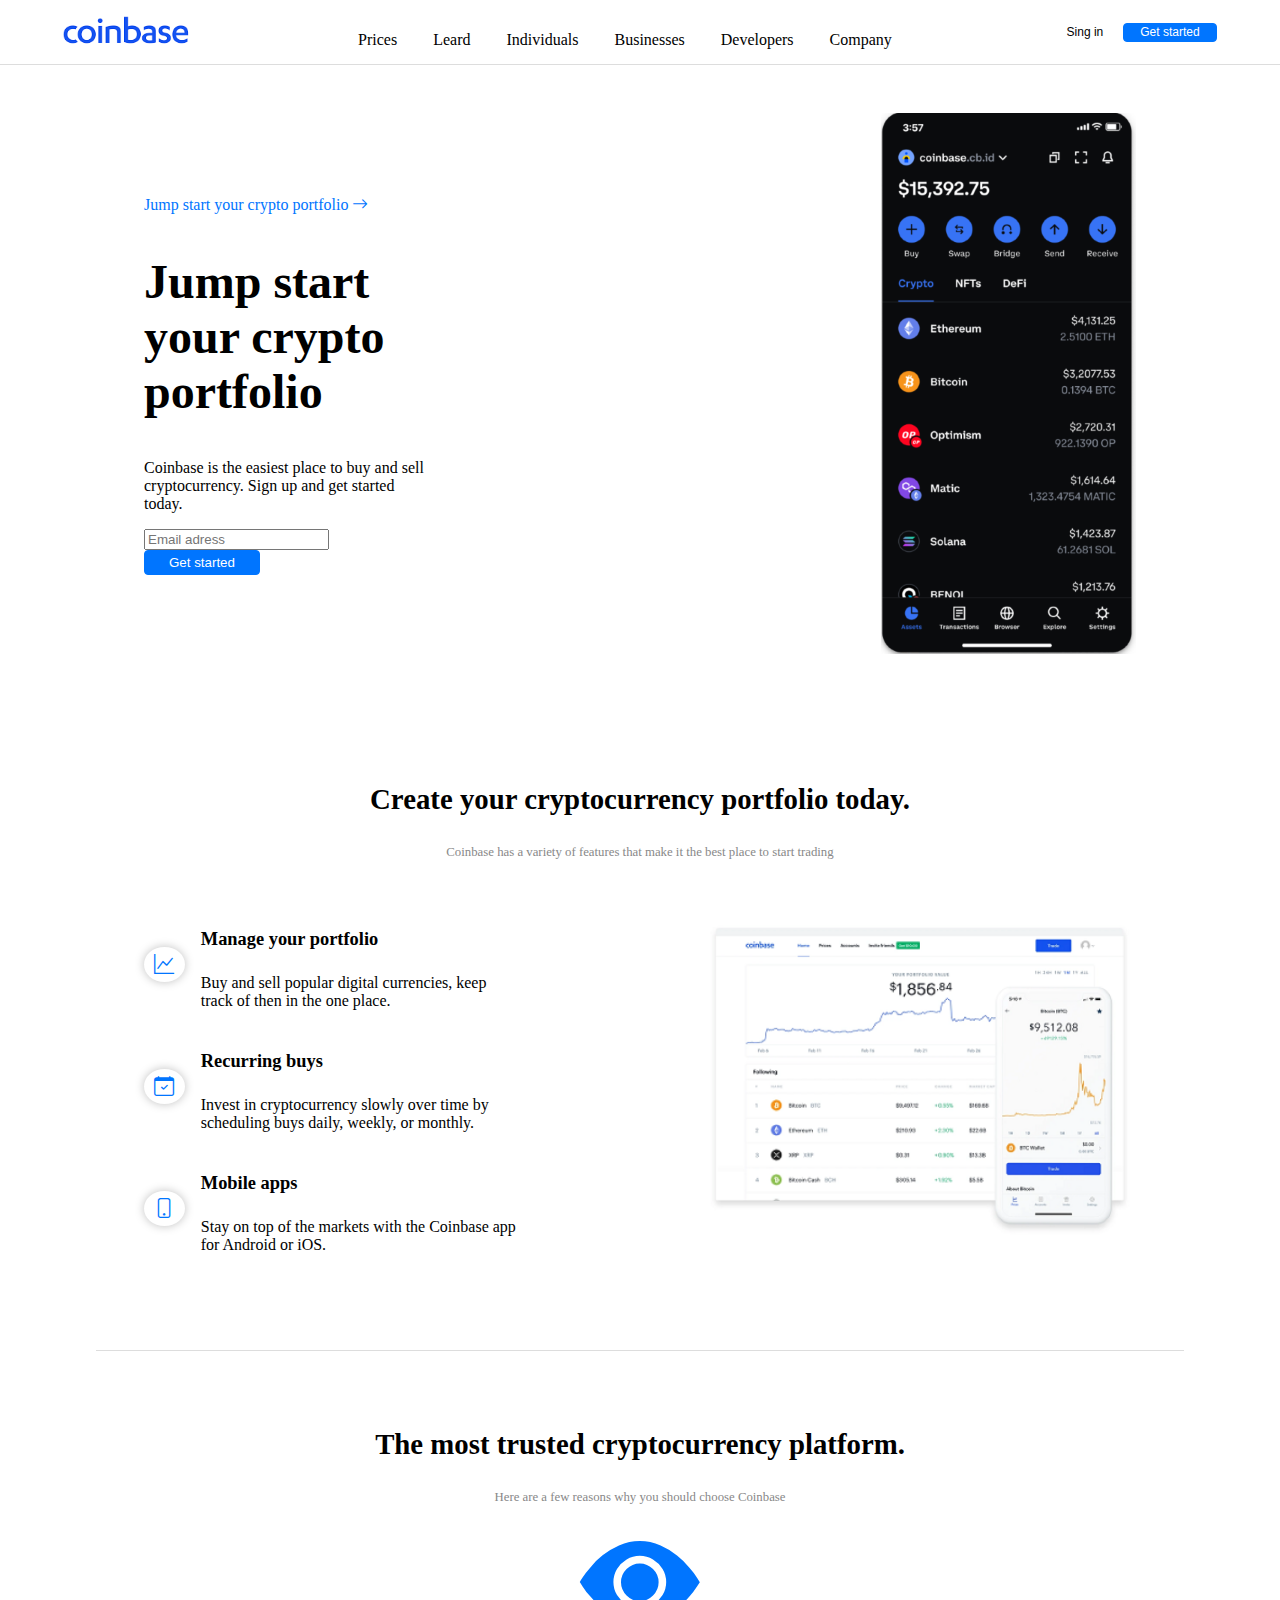
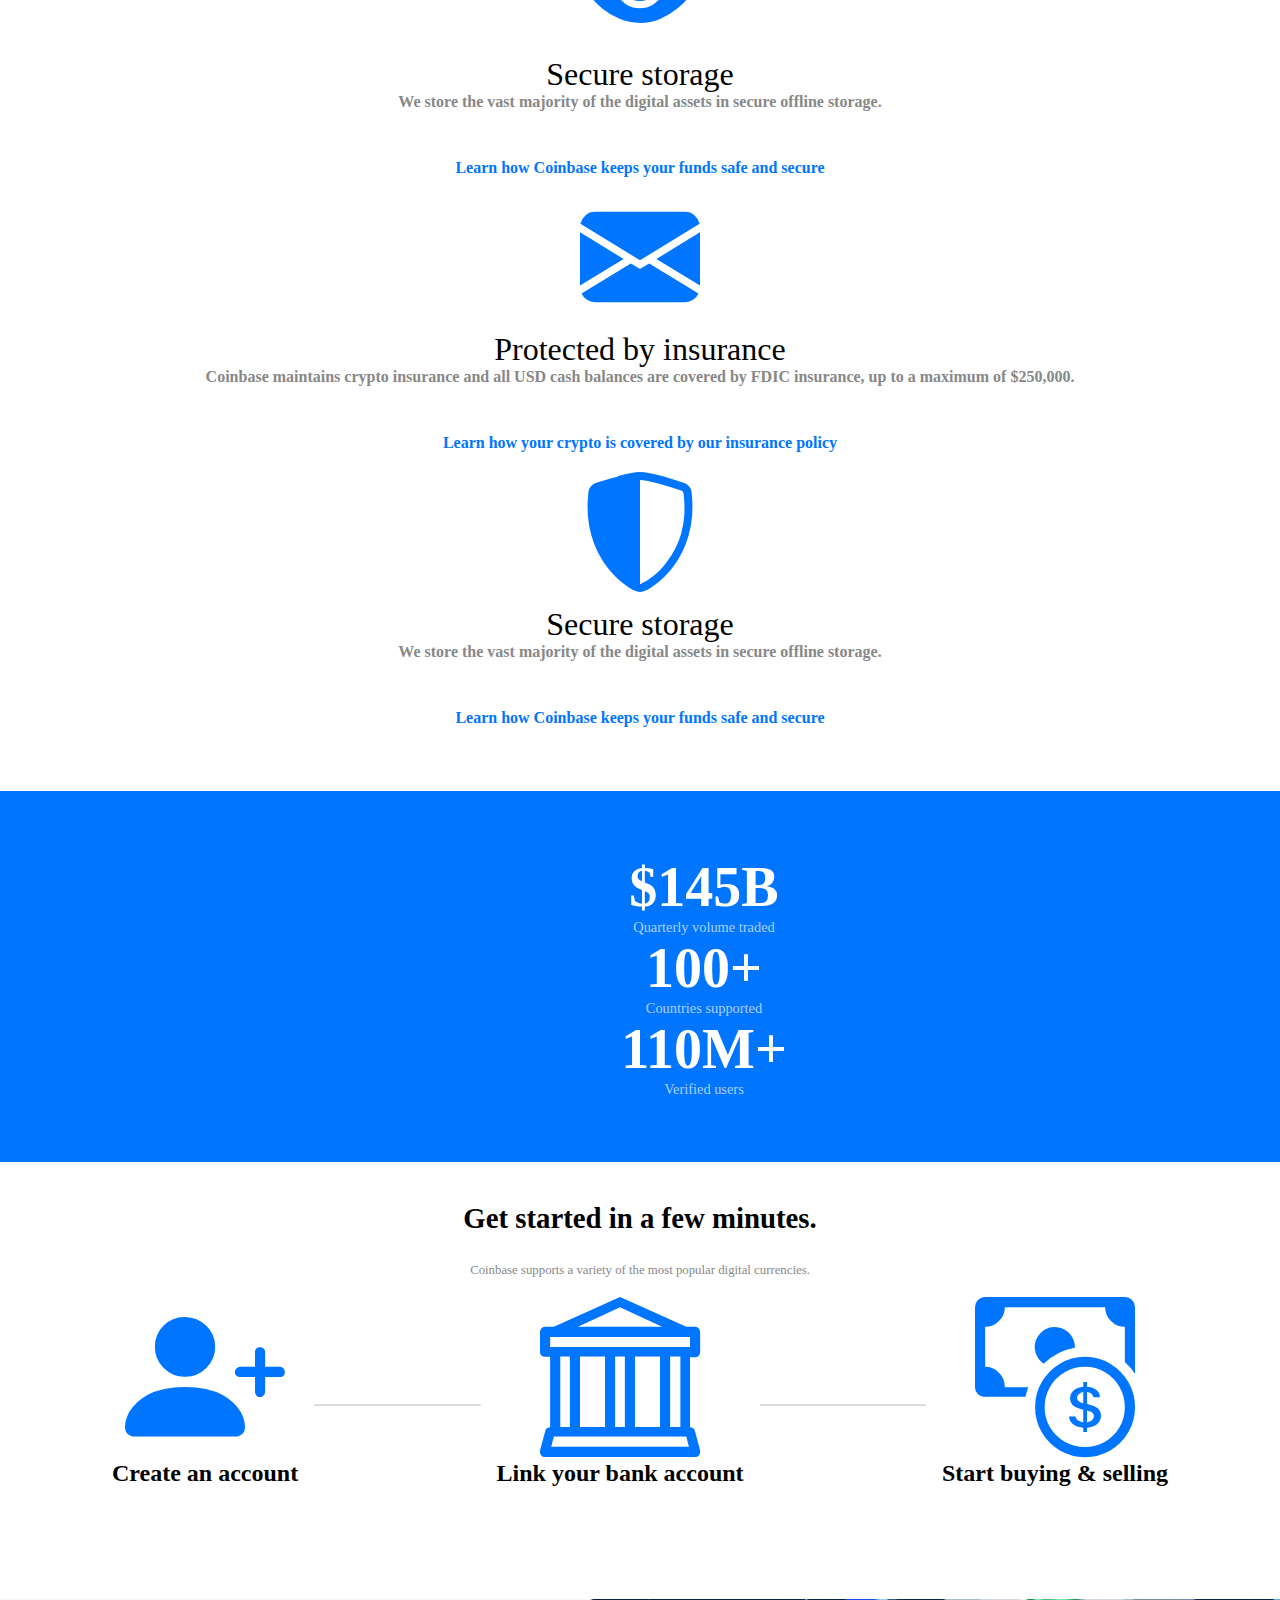
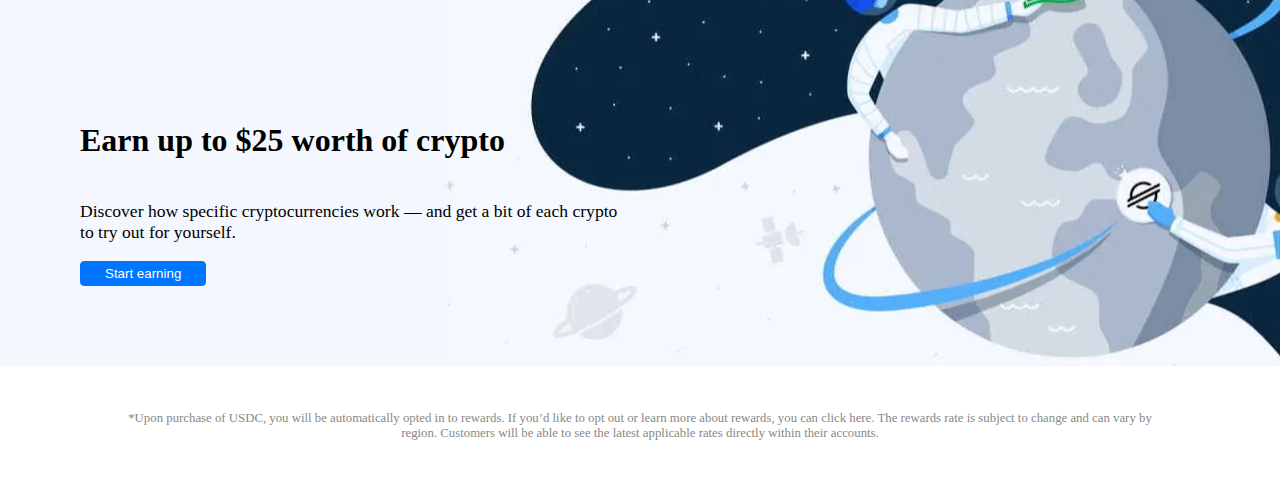
<file: html/proyecto.html>
<!DOCTYPE html>
<html lang="es">

<head>
    <meta charset="UTF-8">
    <meta http-equiv="X-UA-Compatible" content="IE=edge">
    <meta name="viewport" content="width=device-width, initial-scale=1.0">
    <title>Proyecto Página Estatica</title>
    <link href="https://cdn.jsdelivr.net/npm/bootstrap@5.3.0-alpha1/dist/css/bootstrap.min.css" rel="stylesheet"
        integrity="sha384-GLhlTQ8iRABdZLl6O3oVMWSktQOp6b7In1Zl3/Jr59b6EGGoI1aFkw7cmDA6j6gD" crossorigin="anonymous">
    <link rel="stylesheet" href="https://cdn.jsdelivr.net/npm/bootstrap-icons@1.10.3/font/bootstrap-icons.css">
    <link rel="stylesheet" href="../css/styles.css">
</head>

<body>
    <nav class="nav">
        <div class="logo">
            <a href="#">
                <img src="../assets/img/logo.png" alt="logo">
            </a>
        </div>
        <div class="menu">
            <ul class="main-menu d-none d-md-block">
                <li><a href="#">Prices</a></li>
                <li><a href="#">Leard</a></li>
                <li><a href="#">Individuals</a></li>
                <li><a href="#">Businesses</a></li>
                <li><a href="#">Developers</a></li>
                <li><a href="#">Company</a></li>
            </ul>
        </div>
        <div class="get-started">
            <button class="btn-sec-s">Sing in</button>
            <button class="btn-main-s">Get started</button>
        </div>
    </nav>
    <section class="sec-home">
        <div class="home-cta">
            <div class="cta-text">
                <span>Jump start your crypto portfolio</span>
                <i class="bi bi-arrow-right"></i>
                <span></span>
            </div>
            <h2 class="home-tittle h3">Jump start your crypto portfolio</h2>
            <p class="home-description">Coinbase is the easiest place to buy and sell cryptocurrency. Sign up and get
                started today.</p>
            <div class="lead-magnet row align-items-center">
                <div class="col">
                    <input type="text" class="form-control" placeholder="Email adress">
                </div>
                <div class="col">
                    <button class="btn-main">Get started</button>
                </div>
            </div>
        </div>
        <div class="home-img">
            <img src="../assets/img/wallet.png" alt="wallet">
        </div>
    </section>
    <section class="sec-call-to-action"></section>
    <section class="sec-features">
        <div class="intro">
            <h3>Create your cryptocurrency portfolio today.</h3>
            <p>Coinbase has a variety of features that make it the best place to start trading</p>
        </div>
        <div class="features">
            <div class="text">
                <div class="feature">
                    <span class="icon-sm">
                        <i class="bi bi-graph-up"></i>
                    </span>
                    <div class="description">
                        <h4 class="description-tittle">Manage your portfolio</h4>
                        <p class="description-text">Buy and sell popular digital currencies, keep track of then in the
                            one place.
                        </p>
                    </div>
                </div>
                <div class="feature">
                    <span class="icon-sm">
                        <i class="bi bi-calendar-check"></i>
                    </span>
                    <div class="description">
                        <h4 class="description-tittle">Recurring buys</h4>
                        <p class="description-text">Invest in cryptocurrency slowly over time by scheduling buys daily,
                            weekly, or monthly.
                        </p>
                    </div>
                </div>
                <div class="feature">
                    <span class="icon-sm">
                        <i class="bi bi-phone"></i>
                    </span>
                    <div class="description">
                        <h4 class="description-tittle">Mobile apps</h4>
                        <p class="description-text">Stay on top of the markets with the Coinbase app for Android or iOS.
                        </p>
                    </div>
                </div>
            </div>
            <div class="image">
                <img src="../assets/img/chart.png" alt="chart">
            </div>
        </div>
        </div>
    </section>
    <section class="sec-benefits">
        <div class="intro">
            <h3>The most trusted cryptocurrency platform.</h3>
            <p>Here are a few reasons why you should choose Coinbase</p>
        </div>
        <div class="benefit-cards row">
            <div class="benefit col-md">
                <i class="bi bi-eye-fill"></i>
                <div class="description">
                    <div class="tittle">Secure storage</div>
                    <div class="text">We store the vast majority of the digital assets in secure offline storage.</div>
                </div>
                <p class="cta">Learn how Coinbase keeps your funds safe and secure </p>
            </div>
            <div class="benefit col-md">
                <i class="bi bi-envelope-fill"></i>
                <div class="description">
                    <div class="tittle">Protected by insurance</div>
                    <div class="text">Coinbase maintains crypto insurance and all USD cash balances are covered by FDIC
                        insurance, up to a maximum of $250,000.</div>
                </div>
                <p class="cta">Learn how your crypto is covered by our insurance policy </p>
            </div>
            <div class="benefit col-md">
                <i class="bi bi-shield-shaded"></i>
                <div class="description">
                    <div class="tittle">Secure storage</div>
                    <div class="text">We store the vast majority of the digital assets in secure offline storage.</div>
                </div>
                <p class="cta">Learn how Coinbase keeps your funds safe and secure </p>
            </div>
        </div>
    </section>
    <section class="sec-kpis row">
        <div class="kpi col-md">
            <span class="number">$145B</span>
            <span class="desc">Quarterly volume traded</span>
        </div>
        <div class="kpi col-md">
            <span class="number">100+</span>
            <span class="desc">Countries supported</span>
        </div>
        <div class="kpi col-md">
            <span class="number">110M+</span>
            <span class="desc">Verified users</span>
        </div>
    </section>
    <section class="sec-onboarding">
        <div class="intro">
            <h3>Get started in a few minutes.</h3>
            <p>Coinbase supports a variety of the most popular digital currencies.</p>
        </div>
        <div class="steps">
            <div class="icon-desc">
                <i class="bi bi-person-plus-fill"></i>
                <h4 class="tittle">
                    Create an account
                </h4>
            </div>
            <div class="step-separator">

            </div>
            <div class="icon-desc">
                <i class="bi bi-bank"></i>
                <h4 class="tittle">
                    Link your bank account
                </h4>
            </div>
            <div class="step-separator">

            </div>
            <div class="icon-desc">
                <i class="bi bi-cash-coin"></i>
                <h4 class="tittle">
                    Start buying & selling
                </h4>
            </div>
        </div>
    </section>
    <section class="sec-footer-cta">
        <div class="footer-cta">
            <h4 class="cta-tittle">Earn up to $25 worth of crypto</h4>
            <p class="cta-description">Discover how specific cryptocurrencies work — and get a bit of each crypto to try
                out for yourself.</p>
            <button class="btn-main">Start earning</button>
        </div>
    </section>
    <div class="terms">
        <p>*Upon purchase of USDC, you will be automatically opted in to rewards. If you’d like to opt out
            or learn more about rewards, you can click here. The rewards rate is subject to change and can vary by
            region. Customers will be able to see the latest applicable rates directly within their accounts.</p>
    </div>
</body>
<script src="https://cdn.jsdelivr.net/npm/bootstrap@5.3.0-alpha1/dist/js/bootstrap.bundle.min.js"
    integrity="sha384-w76AqPfDkMBDXo30jS1Sgez6pr3x5MlQ1ZAGC+nuZB+EYdgRZgiwxhTBTkF7CXvN"
    crossorigin="anonymous"></script>

</html>
</file>
<file: css/styles.css>
.btn-main, .btn-main-s {
  padding: 0.25rem 1.5rem;
  border-radius: 0.25rem;
  background-color: #0075ff;
  color: white;
  border: solid 1px #0075ff;
}
.btn-main:hover, .btn-main-s:hover {
  background-color: white;
  color: #0075ff;
}
.btn-main-s {
  font-size: 0.75rem;
  padding: 0.1rem 1rem;
}

.btn-sec, .btn-sec-s {
  padding: 0.25rem 1.5rem;
  border-radius: 0.25rem;
  color: black;
  background-color: transparent;
  border: none;
}
.btn-sec-s {
  font-size: 0.75rem;
  padding: 0.1rem 1rem;
}
.btn-sec:hover, .btn-sec-s:hover {
  color: #888;
}

.main-menu {
  margin-bottom: 0;
}
.main-menu li {
  font-size: 1rem;
  list-style: none;
  display: inline;
  margin-right: 2rem;
}
.main-menu li a {
  color: black;
  text-decoration: none;
}
.main-menu li a:hover {
  text-decoration: underline;
}

.icon-sm i {
  font-size: 1.25rem;
  padding: 0.4rem 0.65rem;
  border-radius: 50%;
  box-shadow: 0 0 10px rgba(0, 0, 0, 0.2509803922);
  color: #0075ff;
}

.benefit {
  display: flex;
  flex-direction: column;
}
.benefit i {
  color: #0075ff;
  font-size: 7.5rem;
  text-align: center;
}
.benefit .description .tittle {
  font-size: 2rem;
  text-align: center;
}
.benefit .description .text {
  color: #888;
  font-weight: 600;
  text-align: center;
}
.benefit .cta {
  margin-top: 3rem;
  color: #0075ff;
  font-weight: 600;
  text-align: center;
}

.icon-desc {
  display: flex;
  flex-direction: column;
  align-items: center;
  justify-content: center;
}
.icon-desc i {
  color: #0075ff;
  font-size: 10rem;
  padding: 0;
}
.icon-desc .tittle {
  margin-top: -1rem;
  font-size: 1.5rem;
  font-weight: 600;
}

body {
  padding: 0;
  margin: 0;
}

.nav {
  display: flex;
  align-items: center;
  justify-content: space-around;
  width: 100%;
  height: 4rem;
  border-bottom: solid 1px #ddd;
}

.logo a img {
  max-width: 8rem;
}

.sec-home {
  display: flex;
  align-items: center;
  width: 100%;
  max-width: 992px;
  margin: auto;
  padding: 3rem;
}
.sec-home .home-cta {
  flex: 1;
}
.sec-home .home-cta .cta-text {
  color: #0075ff;
}
.sec-home .home-cta .home-tittle {
  width: 20rem;
  font-size: 3rem;
}
.sec-home .home-cta .home-description {
  width: 18rem;
}

.sec-features, .sec-benefits {
  width: 100%;
  max-width: 992px;
  margin: auto;
  padding: 3rem;
}
.sec-features .intro, .sec-features .sec-benefits, .sec-benefits .intro, .sec-benefits .sec-benefits {
  text-align: center;
}
.sec-features .intro h3, .sec-features .sec-benefits h3, .sec-benefits .intro h3, .sec-benefits .sec-benefits h3 {
  font-size: 1.8rem;
  text-align: center;
}
.sec-features .intro p, .sec-features .sec-benefits p, .sec-benefits .intro p, .sec-benefits .sec-benefits p {
  font-size: 0.8rem;
  color: #888;
}
.sec-features .features, .sec-benefits .features {
  display: flex;
  gap: 1rem;
  align-items: center;
}
.sec-features .features .text, .sec-benefits .features .text {
  padding: 2rem 0;
  flex: 1;
}
.sec-features .features .text .feature, .sec-benefits .features .text .feature {
  display: flex;
  flex-direction: row;
  align-items: center;
}
.sec-features .features .text .feature .description, .sec-benefits .features .text .feature .description {
  margin-left: 1rem;
  max-width: 20rem;
}
.sec-features .features .text .feature .description .description-tittle, .sec-benefits .features .text .feature .description .description-tittle {
  font-size: 1.15rem;
}
.sec-features .features .text .feature .description .description-text, .sec-benefits .features .text .feature .description .description-text {
  font-size: 1rem;
}
.sec-features .features .image img, .sec-benefits .features .image img {
  max-width: 27rem;
}

.sec-benefits {
  border-top: 1px solid #ddd;
}
.sec-benefits .benefit-card {
  width: 100%;
  padding: 0 2rem 2rem 2rem;
}

.sec-kpis {
  width: 100%;
  background-color: #0075ff;
  color: white;
  padding: 4rem;
}
.sec-kpis .kpi {
  display: flex;
  flex-direction: column;
  align-items: center;
}
.sec-kpis .kpi .number {
  font-size: 3.5rem;
  font-weight: 600;
}
.sec-kpis .kpi .desc {
  font-size: 0.9rem;
  color: rgba(255, 255, 255, 0.6666666667);
}

.sec-onboarding {
  margin-top: 2.5rem;
}
.sec-onboarding .intro, .sec-onboarding .sec-benefits {
  text-align: center;
}
.sec-onboarding .intro h3, .sec-onboarding .sec-benefits h3 {
  font-size: 1.8rem;
  text-align: center;
}
.sec-onboarding .intro p, .sec-onboarding .sec-benefits p {
  font-size: 0.8rem;
  color: #888;
}
.sec-onboarding .steps {
  padding: 0 7rem 5rem 7rem;
  display: flex;
  align-items: center;
  justify-content: center;
}
.sec-onboarding .steps .step-separator {
  flex: 1;
  border-top: 2px solid #ddd;
  margin: 0 1rem;
}

.sec-footer-cta {
  background-color: #f4f8fe;
  padding: 5rem;
  background-image: url(../assets/img/bg.png);
  background-repeat: no-repeat;
  background-position: 100%;
}
.sec-footer-cta .footer-cta {
  max-width: 48%;
}
.sec-footer-cta .footer-cta .cta-tittle {
  font-size: 2rem;
}
.sec-footer-cta .footer-cta .cta-description {
  font-size: 1.1rem;
}

.terms {
  padding: 2rem 0;
  display: flex;
  align-items: center;
  justify-content: center;
}
.terms p {
  max-width: 80%;
  font-size: 0.8rem;
  color: #888;
  text-align: center;
}

/*# sourceMappingURL=styles.css.map */
</file>
